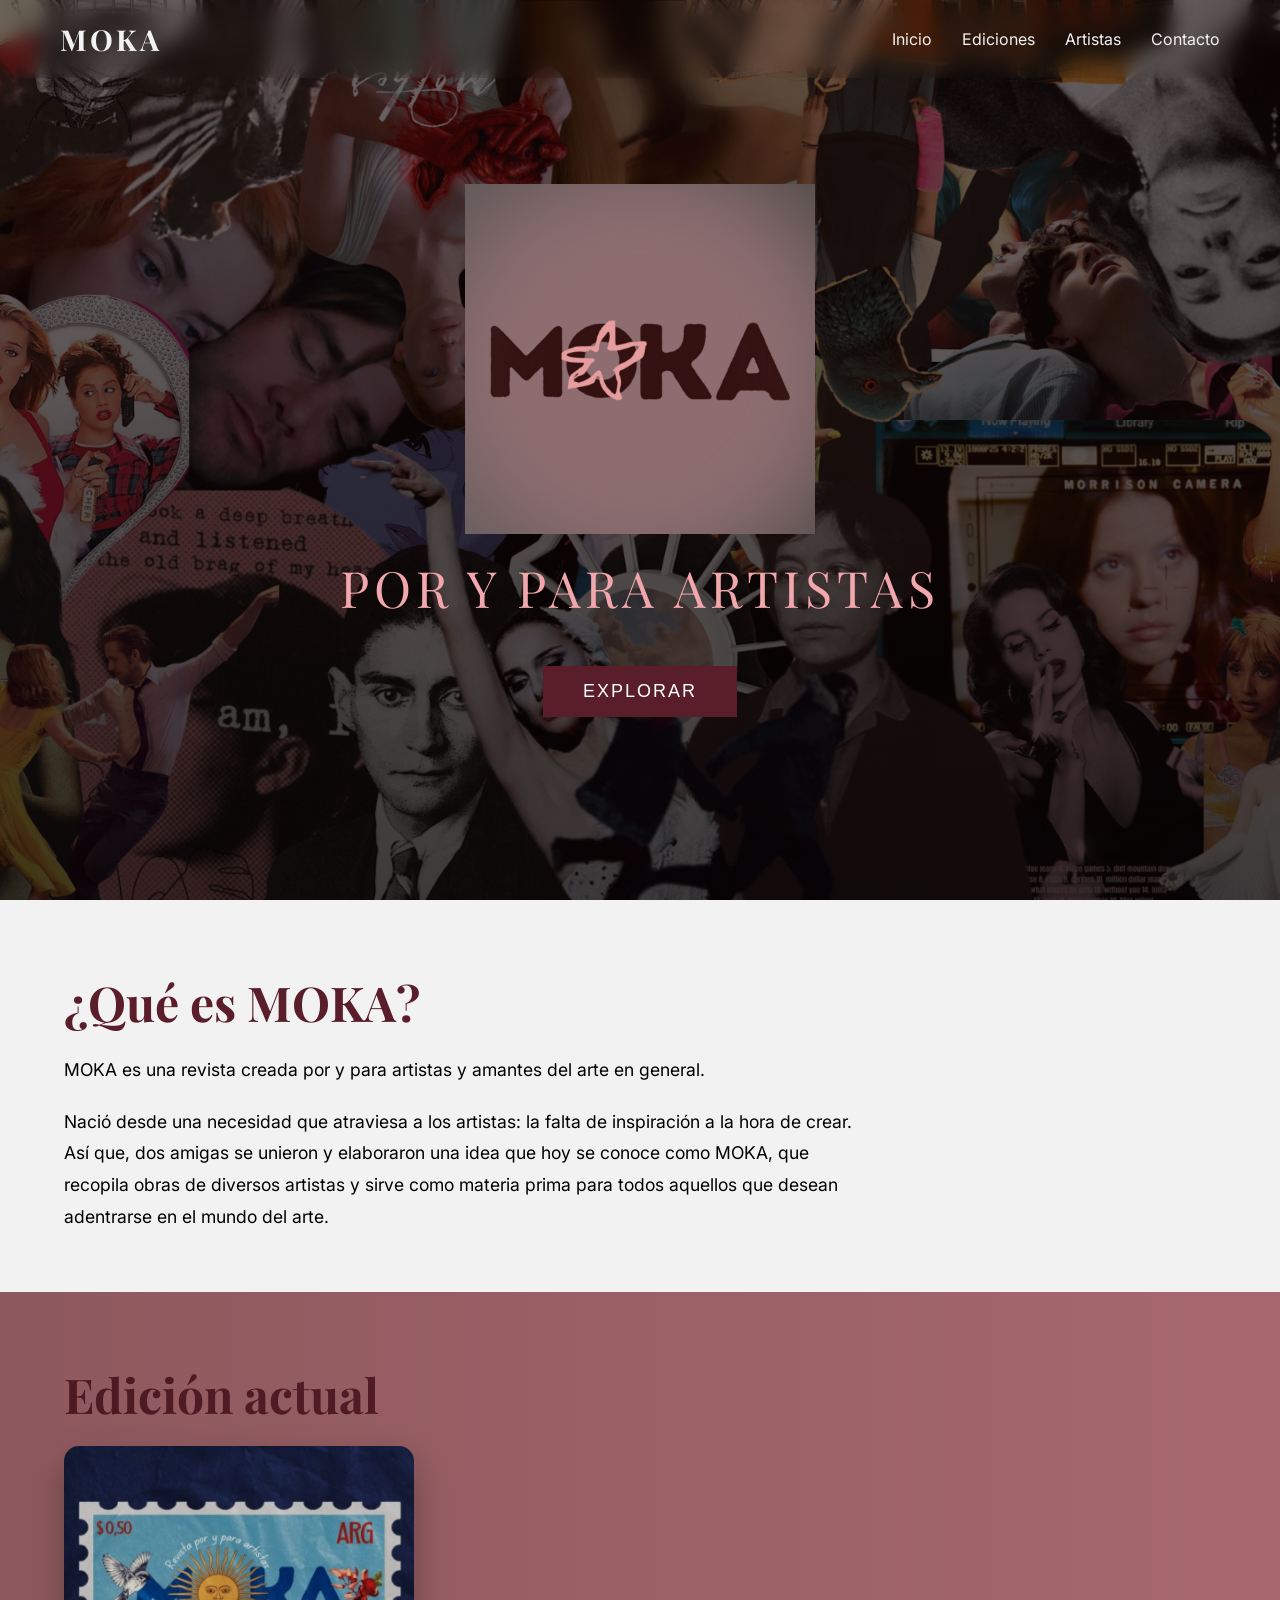
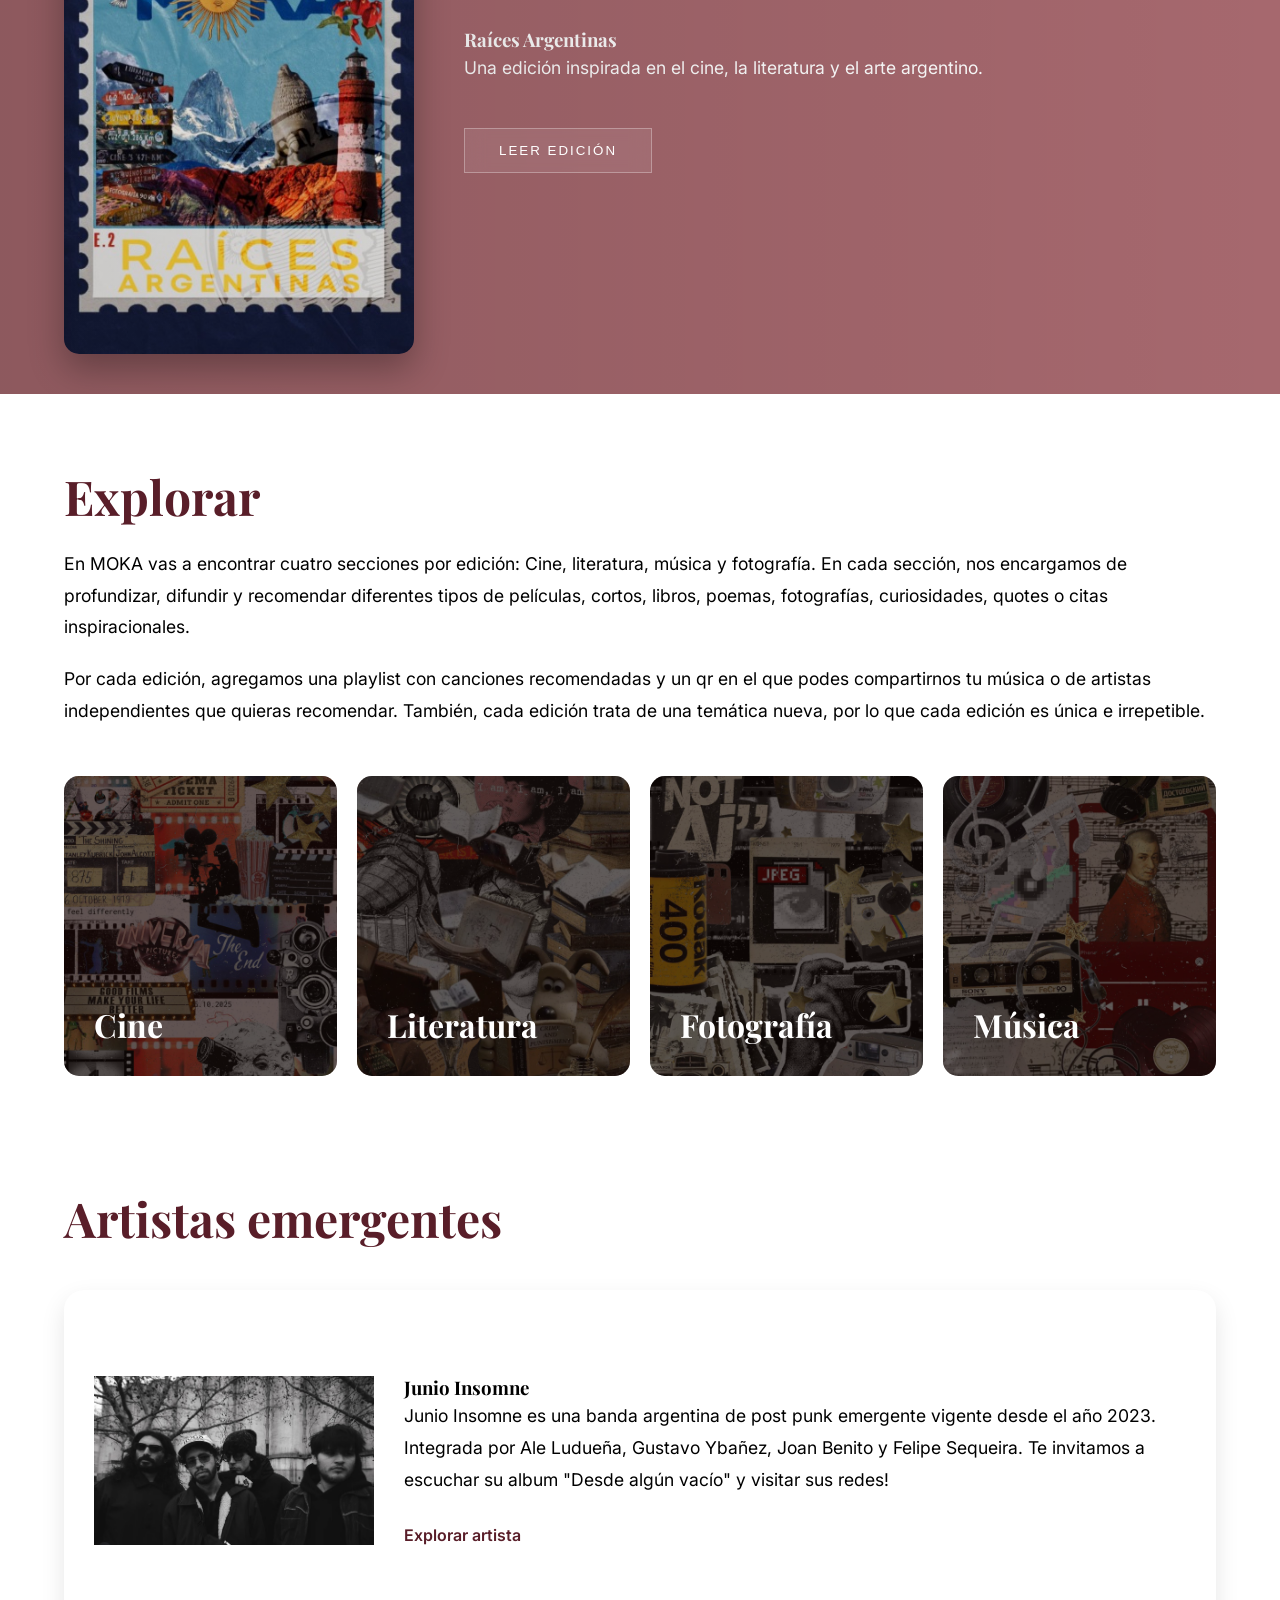
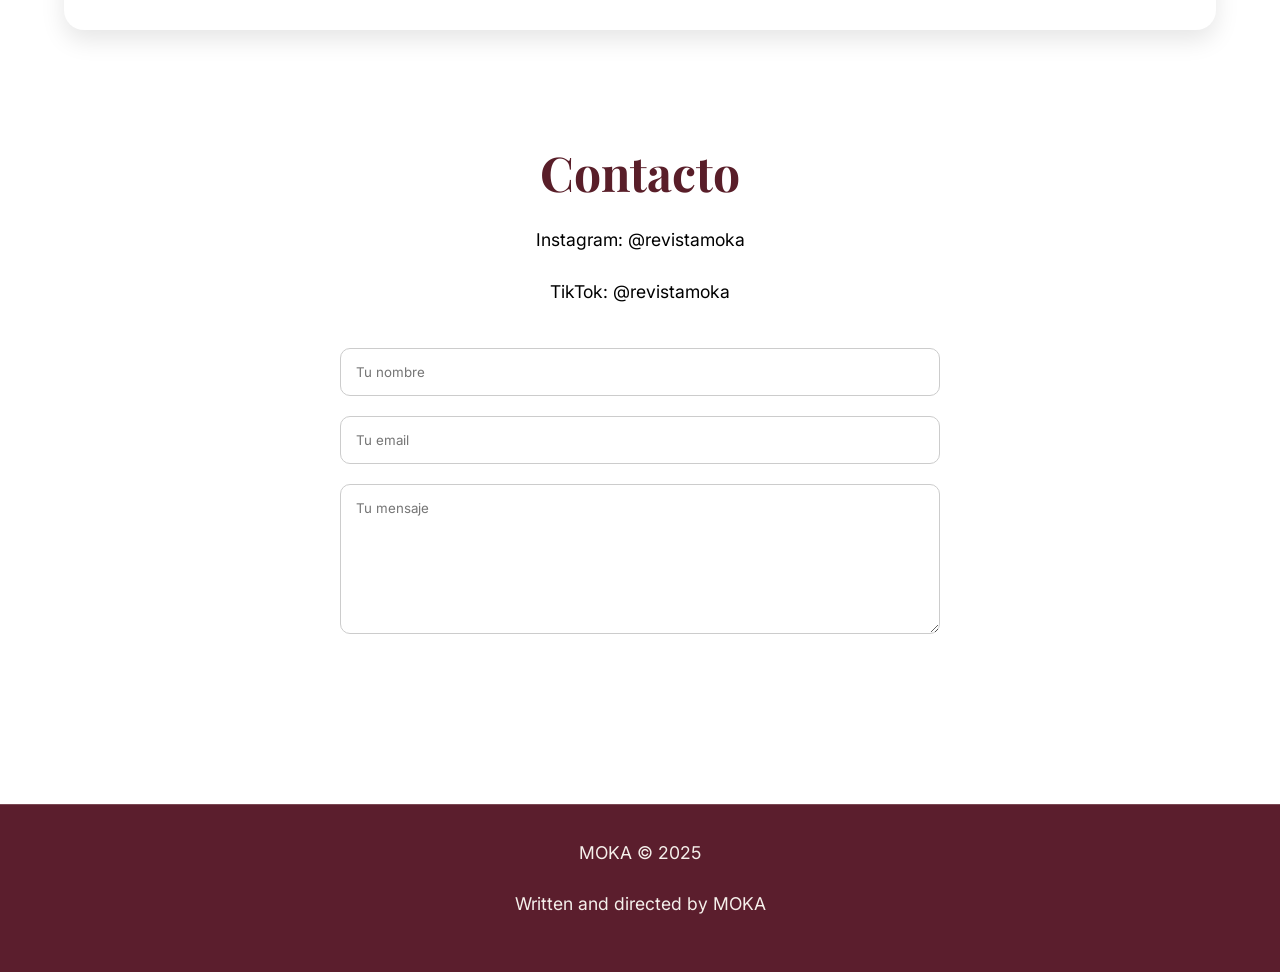
<file: index.html>
<!DOCTYPE html>
<html lang="es">

<head>
    <meta charset="UTF-8">
    <meta name="viewport" content="width=device-width, initial-scale=1.0">

    <title>MOKA | Por y para artistas</title>

    <!-- CSS -->
    <link rel="stylesheet" href="style.css">

    <!-- Google Fonts -->
    <link rel="preconnect" href="https://fonts.googleapis.com">
    <link href="https://fonts.googleapis.com/css2?family=Playfair+Display:wght@700&family=Inter:wght@300;400;500&display=swap" rel="stylesheet">

</head>

<body>

    <!-- NAVBAR -->
    <nav class="navbar">
        <h1>
    <a href="index.html">MOKA</a>
</h1>

        <ul>
            <li><a href="#hero">Inicio</a></li>

<li><a href="#edicion">Ediciones</a></li>

<li><a href="#artistas">Artistas</a></li>

<li><a href="#contacto">Contacto</a></li>
        </ul>
    </nav>

    <!-- HERO -->

    <header class="hero" id="hero">

        <div class="overlay"></div>


        <div class="hero-content">

            <img src="img/logo.png" alt="Logo MOKA" class="logo">

            <h2>Por y para artistas</h2>

            <a href="explorar.html">
            <button>Explorar</button>
</a>

        </div>

    </header>

    <!-- SOBRE -->
    <section class="sobre" id="sobre">
            <div class="container">

        <div class="texto">
            <h2>¿Qué es MOKA?</h2>

            <p>
                   MOKA es una revista creada por y para artistas y amantes del arte en general.
                </p>
                <p>
                   Nació desde una necesidad que atraviesa a los artistas: la falta de inspiración a la hora
                de crear. Así que, dos amigas se unieron y elaboraron una idea que hoy se conoce como 
                MOKA, que recopila obras de diversos artistas y sirve como materia prima para todos aquellos 
                que desean adentrarse en el mundo del arte.
            </p>
        </div>
    </div>
    </section>

    <!-- EDICIÓN ACTUAL -->

    <section class="edicion" id="edicion">
        

            <div class="container">

        <h2>Edición actual</h2>

        <div class="edicion-container">

            <img src="img/edicion1.jpg" alt="Edición actual">

            <div class="info-edicion">

                <h3>Raíces Argentinas</h3>

                <p>
                    Una edición inspirada en el cine,
                    la literatura y el arte argentino.
                </p>

                <a href="ediciones.html">

    <button>Leer edición</button>

</a>

            </div>

        </div>
        </div>

    </section>

    <!-- SECCIONES -->
        <section class="categorias">
            <div class="container">

        <h2>Explorar</h2>

         <p class="descripcion">
          En MOKA vas a encontrar cuatro secciones por edición: Cine, literatura, música y 
       fotografía. En cada sección, nos encargamos de profundizar, difundir y recomendar
       diferentes tipos de películas, cortos, libros, poemas, fotografías, curiosidades, quotes
       o citas inspiracionales.
       </p>
       <p>
          Por cada edición, agregamos una playlist con canciones recomendadas y un qr en el que podes
       compartirnos tu música o de artistas independientes que quieras recomendar. También, cada 
       edición trata de una temática nueva, por lo que cada edición es única e irrepetible.
    
    </p>



        <div class="categoria-grid">

            <div class="categoria cine">
                <h3>Cine</h3>
            </div>

            <div class="categoria literatura">
                <h3>Literatura</h3>
            </div>

            <div class="categoria fotografia">
                <h3>Fotografía</h3>
            </div>

            <a href="musica.html">
            <div class="categoria musica">
        <h3>Música</h3>
    </div>
</a>

        </div>
        </div>

    </section>

    <!-- ARTISTAS -->
        <section class="artistas" id="artistas">
            <div class="container">

        <h2>Artistas emergentes</h2>

        <div class="artista-card">

    <img src="img/artista1.jpg" alt="Artista emergente">
<div>
    <h3>Junio Insomne</h3>

    <p>
        Junio Insomne es una banda argentina de post punk emergente vigente desde el año 2023.
        Integrada por Ale Ludueña, Gustavo Ybañez, Joan Benito y Felipe Sequeira. 
        Te invitamos a escuchar su album "Desde algún vacío" y visitar sus redes!

    </p>

    <a href="https://www.instagram.com/junioinsomne/" target="_blank" class="artista-link">
        Explorar artista 
    </a>

</div>
        </div>

    </section>

    <!-- CONTACTO -->
    <section class="contacto" id="contacto">
        <div class="container">

        <h2>Contacto</h2>

        <p>Instagram: @revistamoka</p>
        <p>TikTok: @revistamoka</p>
        <form class="formulario">

    <input type="text"
    placeholder="Tu nombre">

    <input type="email"
    placeholder="Tu email">

    <textarea
    placeholder="Tu mensaje"></textarea>

    <button type="submit">
        Enviar
    </button>

</form>
        </div>

    </section>

    <!-- FOOTER -->
    <footer>

        <p>MOKA © 2025</p>
        <p>Written and directed by MOKA</p>

    </footer>

    <!-- JavaScript -->
    <script src="script.js"></script>

</body>

</html>
</file>
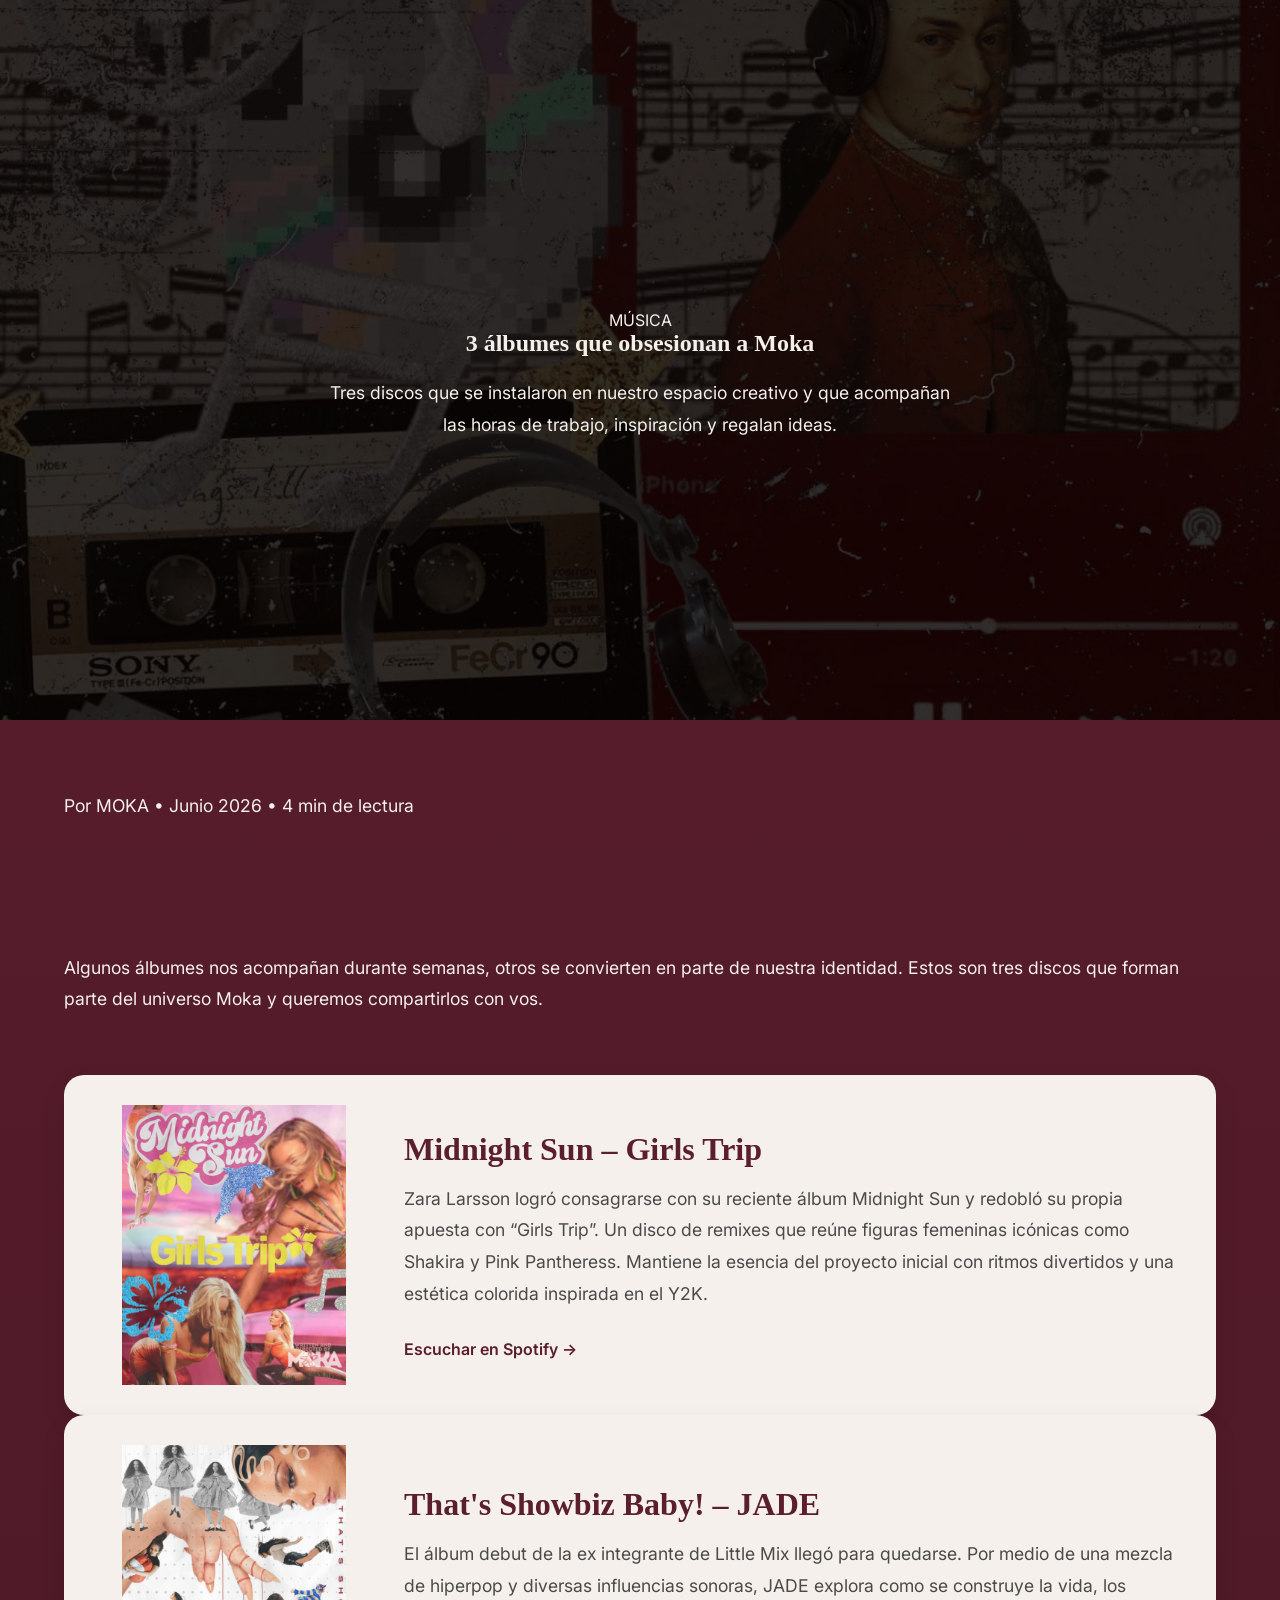
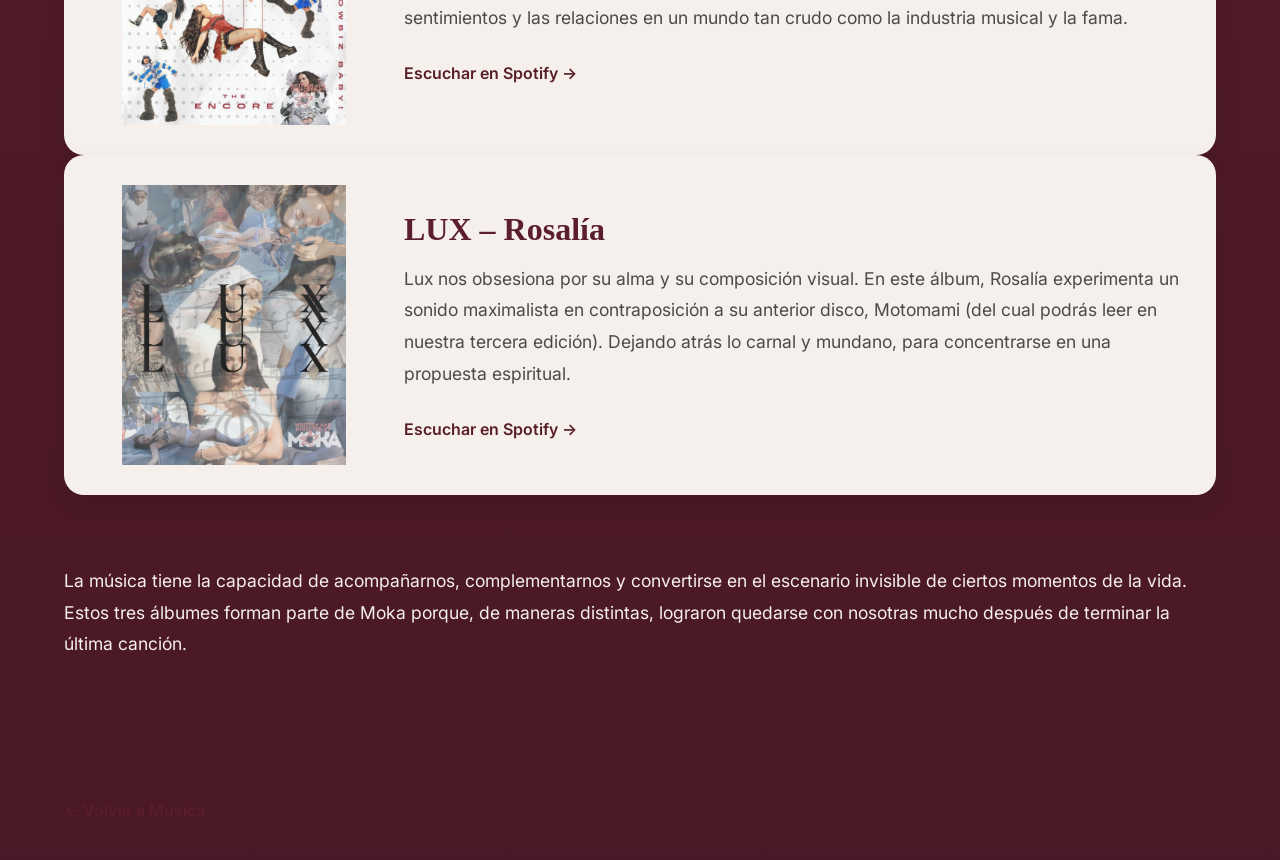
<file: albumes-moka.html>
<html>
<head>
    <link rel="stylesheet" href="style.css">
    <meta charset="UTF-8">
    <meta name="viewport" content="width=device-width, initial-scale=1.0">
    <title>3 álbumes que obsesionan a Moka | MOKA</title>

    <link rel="stylesheet" href="style.css">

    <link rel="preconnect" href="https://fonts.googleapis.com">
    <link rel="preconnect" href="https://fonts.gstatic.com" crossorigin>
    <link href="https://fonts.googleapis.com/css2?family=Cormorant+Garamond:wght@400;500;600;700&family=Inter:wght@300;400;500;600&display=swap" rel="stylesheet">
</head>

<body class="articulo-musica">


<section class="articulo-hero albumes-hero">

    <div class="overlay"></div>

    <div class="hero-content">

        <span>MÚSICA</span>

        <h1>3 álbumes que obsesionan a Moka</h1>

        <p>
            Tres discos que se instalaron en nuestro espacio creativo
            y que acompañan las horas de trabajo, inspiración y regalan ideas.
        </p>

    </div>

</section>


<section class="container articulo-meta">

    <p>
        Por MOKA • Junio 2026 • 4 min de lectura
    </p>

</section>
<section class="container">

        <p>
            Algunos álbumes nos acompañan durante semanas,
            otros se convierten en parte de nuestra identidad.
            Estos son tres discos que forman parte del universo Moka y
            queremos compartirlos con vos.
        </p>

    </section>


    <!-- ÁLBUM 1 -->

    <section class="container artista-card">

        <img src="img/musica/3-albumes-moka/midnight-sun-girls-trip.jpg"
             alt="Midnight Sun - Girls Trip">

        <div class="artista-info">

            <h3>Midnight Sun – Girls Trip</h3>

            <p>
                Zara Larsson logró consagrarse con su reciente 
                álbum Midnight Sun y redobló su propia apuesta con 
                “Girls Trip”. Un disco de remixes que reúne figuras 
                femeninas icónicas como Shakira y Pink Pantheress. 
                Mantiene la esencia del proyecto inicial con ritmos 
                divertidos y una estética colorida inspirada en el Y2K.

                </p>

            <a href="https://open.spotify.com/intl-es/album/4WMcRlbt7NvpKrrqO8ykQf?si=5pu6Vd1HQriyXZbsiUQrKg"
               class="artista-link"
               target="_blank">
               

                Escuchar en Spotify →

            </a>

        </div>

    </section>


    <!-- ÁLBUM 2 -->

    <section class="container artista-card">

        <img src="img/musica/3-albumes-moka/thats-showbiz-baby.jpg"
             alt="That's Showbiz Baby!">

        <div class="artista-info">

            <h3>That's Showbiz Baby! – JADE</h3>

            <p>
                El álbum debut de la ex integrante de Little Mix 
                llegó para quedarse. Por medio de una mezcla de hiperpop 
                y diversas influencias sonoras, JADE explora como se construye 
                la vida, los sentimientos y las relaciones en un mundo tan 
                crudo como la industria musical y la fama.
            </p>
            <a href="https://open.spotify.com/intl-es/album/4Q1Rf1xZ5OiQcCFnSAHdeE?si=kvQAe5wjSK6KRCbZeHb5kw"
               class="artista-link"
               target="_blank">
               

                Escuchar en Spotify →

            </a>

        </div>

    </section>


    <!-- ÁLBUM 3 -->

    <section class="container artista-card">

        <img src="img/musica/3-albumes-moka/lux.jpg"
             alt="LUX">

        <div class="artista-info">

            <h3>LUX – Rosalía</h3>

            <p>
                Lux nos obsesiona por su alma y su composición visual. 
                En este álbum, Rosalía experimenta un sonido maximalista en 
                contraposición a su anterior disco, Motomami 
                (del cual podrás leer en nuestra tercera edición). Dejando 
                atrás lo carnal y mundano, para concentrarse en una propuesta espiritual.
            </p>

            <a href="https://open.spotify.com/intl-es/album/3SUEJULSGgBDG1j4GQhfYY?si=o6-YAmQNQS635kUmXq_4aQ"
               class="artista-link"
               target="_blank">
               

                Escuchar en Spotify →

            </a>

        </div>

    </section>
    <section class="container">

    <p>
        La música tiene la capacidad de acompañarnos, complementarnos
        y convertirse en el escenario invisible de ciertos momentos de la vida.
        Estos tres álbumes forman parte de Moka porque, de maneras
        distintas, lograron quedarse con nosotras mucho después de terminar
        la última canción.
    </p>

</section>
<section class="container volver">

    <a href="musica.html"
       class="artista-link">

        ← Volver a Música

    </a>

</section>
</body>
</html>
</file>
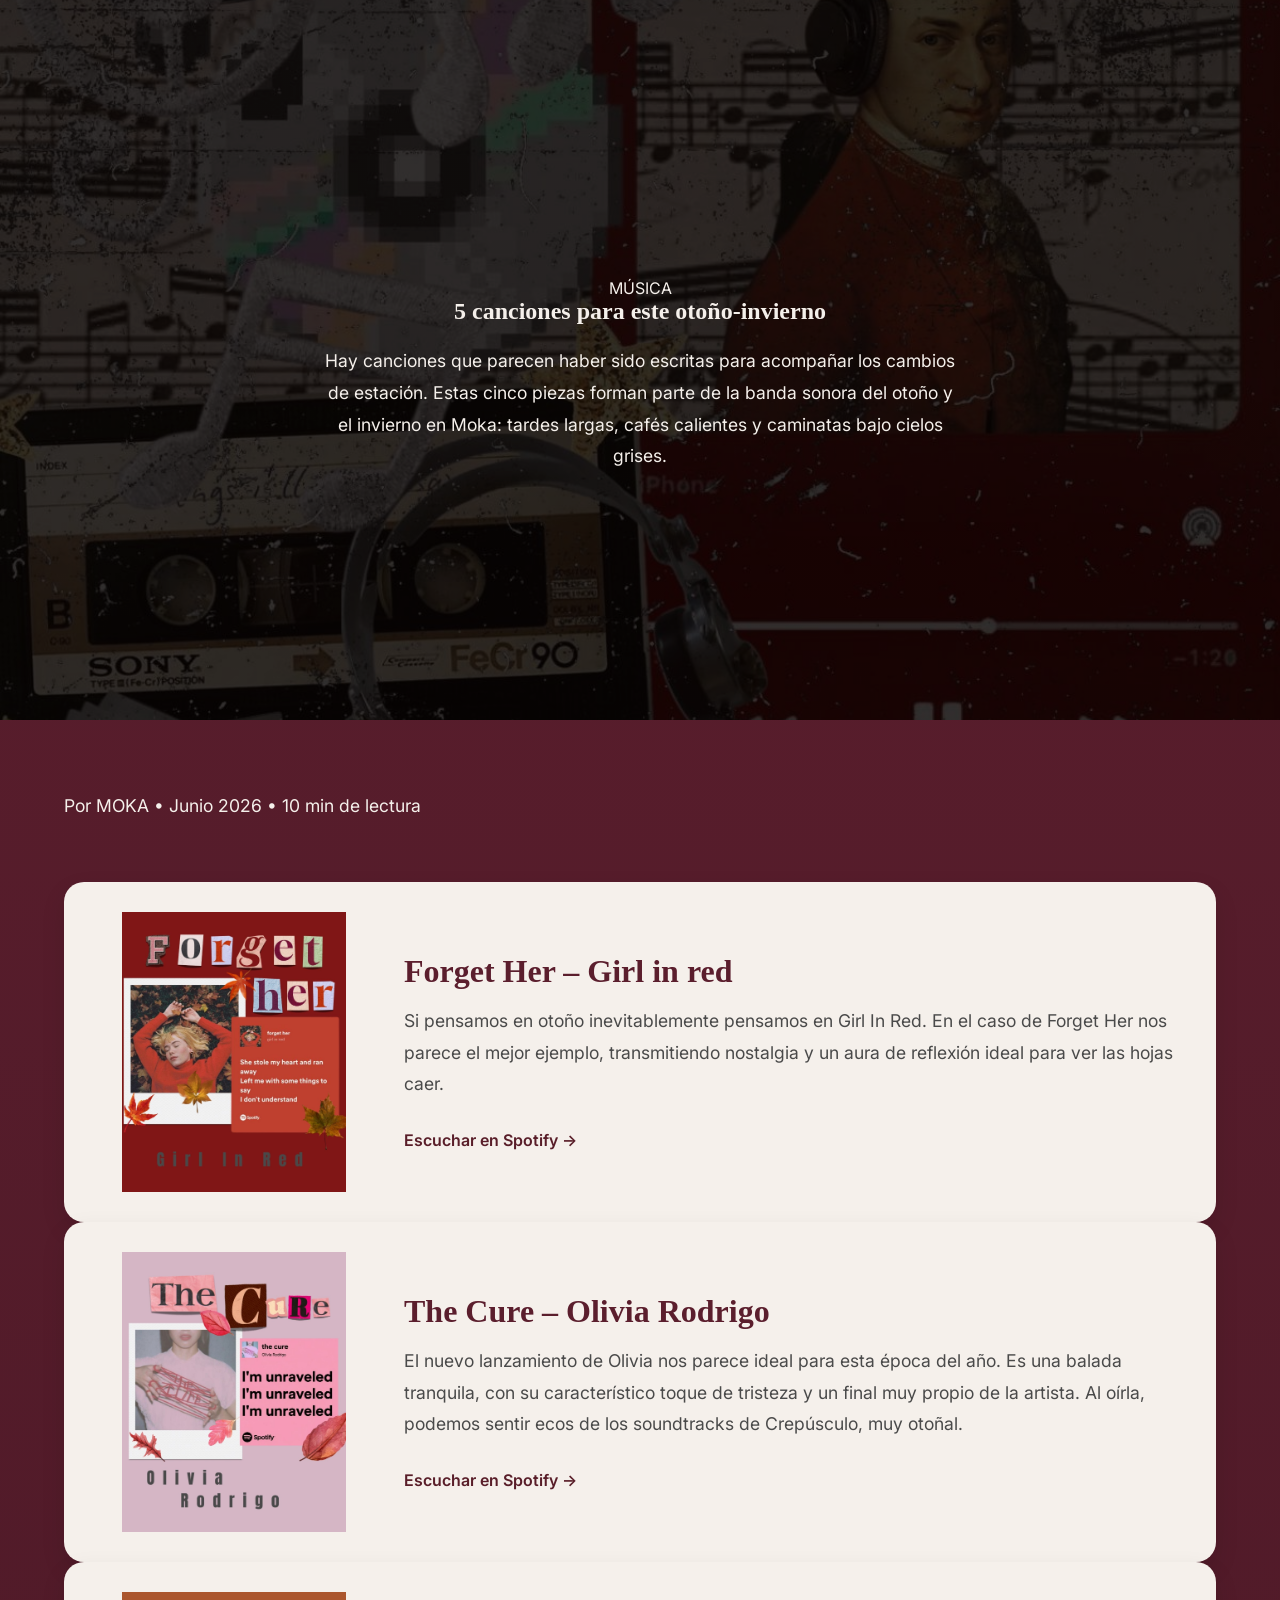
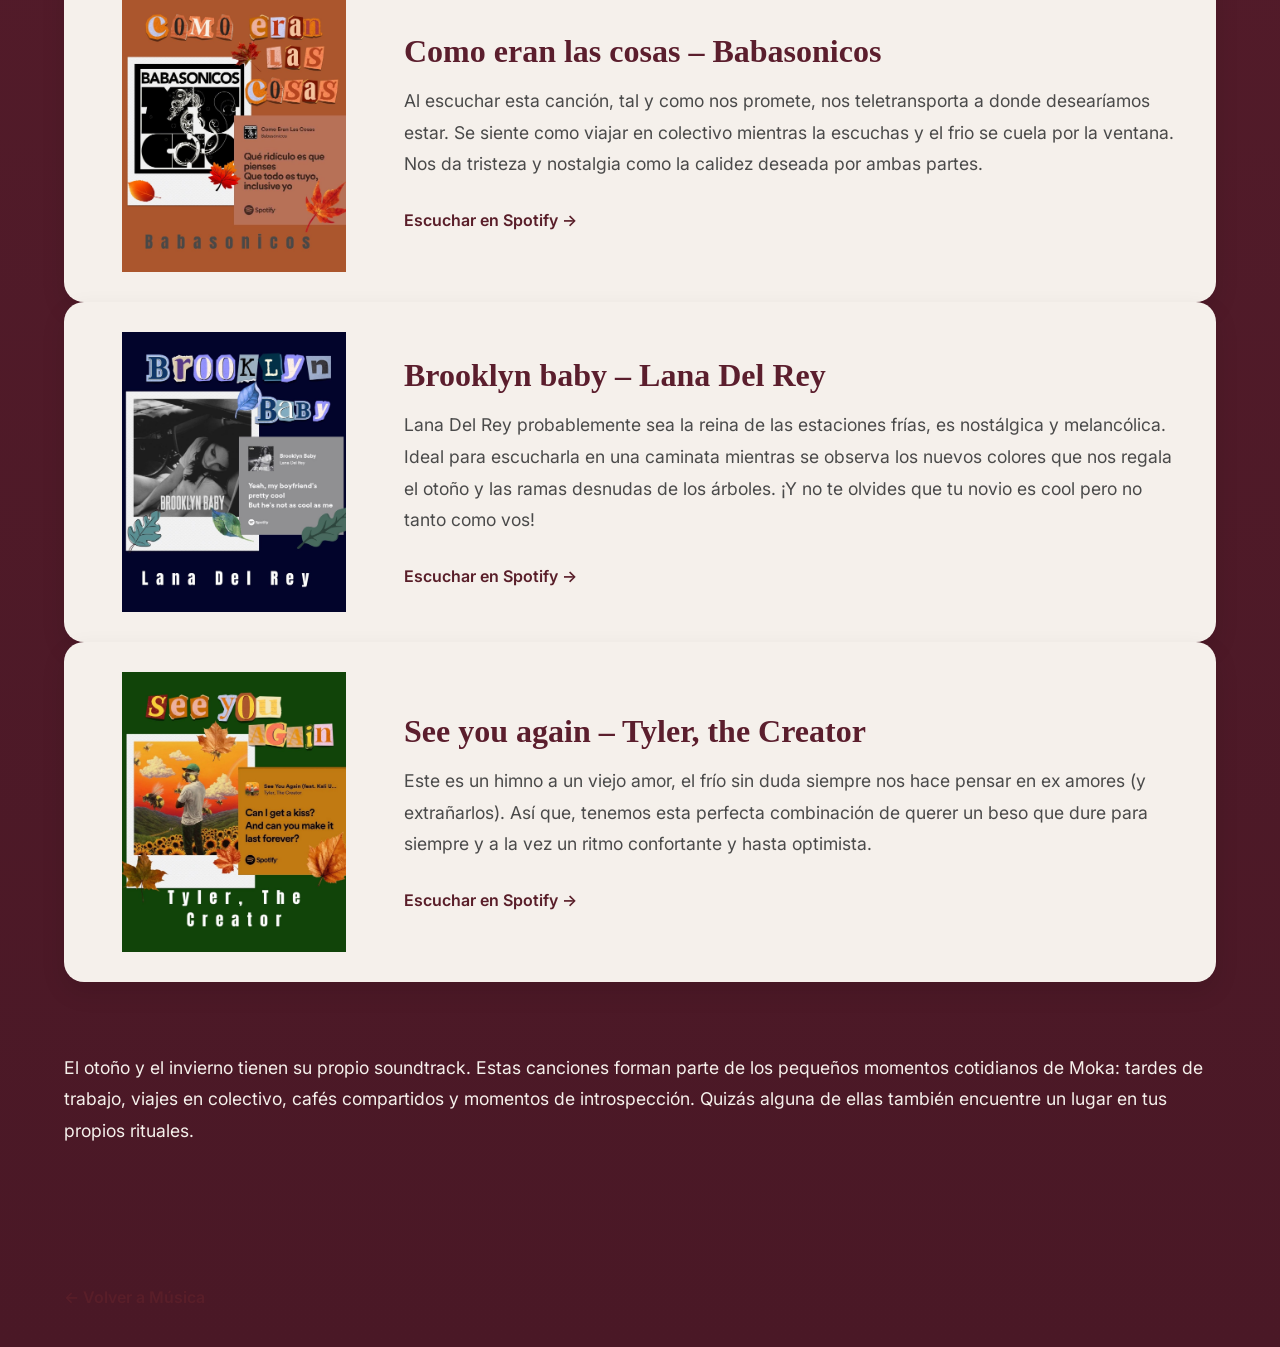
<file: canciones-otonio.html>
<html>
<head>
    <link rel="stylesheet" href="style.css">
    <meta charset="UTF-8">
    <meta name="viewport" content="width=device-width, initial-scale=1.0">
    <title>3 álbumes que obsesionan a Moka | MOKA</title>

    <link rel="stylesheet" href="style.css">

    <link rel="preconnect" href="https://fonts.googleapis.com">
    <link rel="preconnect" href="https://fonts.gstatic.com" crossorigin>
    <link href="https://fonts.googleapis.com/css2?family=Cormorant+Garamond:wght@400;500;600;700&family=Inter:wght@300;400;500;600&display=swap" rel="stylesheet">
</head>

<body class="articulo-musica">

<section class="articulo-hero canciones-hero">

    <div class="overlay"></div>

    <div class="hero-content">

        <span>MÚSICA</span>

        <h1>5 canciones para este otoño-invierno</h1>

        <p>
            Hay canciones que parecen haber sido escritas para
            acompañar los cambios de estación. Estas cinco piezas
            forman parte de la banda sonora del otoño y el invierno
            en Moka: tardes largas, cafés calientes y caminatas
            bajo cielos grises.
        </p>

    </div>

</section>
<section class="container articulo-meta">

    <p>
        Por MOKA • Junio 2026 • 10 min de lectura
    </p>

</section>

    <!-- CANCIÓN 1 -->

    <section class="container artista-card">

        <img src="img/musica/canciones-otoño/girl-in-red.jpg"
             alt="Forget Her - Girl in red">

        <div class="artista-info">

            <h3>Forget Her – Girl in red</h3>

            <p>
                Si pensamos en otoño inevitablemente pensamos en Girl In Red. 
                En el caso de Forget Her nos parece el mejor ejemplo, transmitiendo 
                nostalgia y un aura de reflexión ideal para ver las hojas caer.
                </p>

            <a href="https://open.spotify.com/intl-es/track/5vFuoZLvUmAzzIiLSEhk0K?si=e01e988e159a4fe4"
               class="artista-link"
               target="_blank">
               
                Escuchar en Spotify →

            </a>

        </div>

    </section>


    <!-- CANCIÓN 2 -->

    <section class="container artista-card">

        <img src="img/musica/canciones-otoño/the-cure.jpg"
             alt="The Cure - Olivia Rodrigo">

        <div class="artista-info">

            <h3>The Cure – Olivia Rodrigo</h3>

            <p>
                El nuevo lanzamiento de Olivia nos parece ideal para esta época del 
                año. Es una balada tranquila, con su característico toque de tristeza 
                y un final muy propio de la artista. Al oírla, podemos sentir ecos 
                de los soundtracks de Crepúsculo, muy otoñal.
            </p>
            <a href="https://open.spotify.com/intl-es/track/4EoJ151oQ5jY48z4RhSE96?si=69578ec41cce49fe"
               class="artista-link"
               target="_blank">
               

                Escuchar en Spotify →

            </a>

        </div>

    </section>


    <!-- CANCIÓN 3 -->

    <section class="container artista-card">

        <img src="img/musica/canciones-otoño/como-eran.jpg"
             alt="Como eran las cosas - Babasonicos">

        <div class="artista-info">

            <h3>Como eran las cosas – Babasonicos</h3>

            <p>
               Al escuchar esta canción, tal y como nos promete, nos teletransporta a 
               donde desearíamos estar. Se siente como viajar en colectivo mientras 
               la escuchas y el frio se cuela por la ventana. Nos da tristeza y 
               nostalgia como la calidez deseada por ambas partes.
            </p>

            <a href="https://open.spotify.com/intl-es/track/61qPUnazSdkvua4wgA4L8C?si=cf27fb7f08cc41dc"
               class="artista-link"
               target="_blank">
               

                Escuchar en Spotify →

            </a>

        </div>

    </section>

    <!-- CANCIÓN 4 -->

    <section class="container artista-card">

        <img src="img/musica/canciones-otoño/brooklyn-baby.jpg"
             alt="brooklyn baby - Lana Del Rey">

        <div class="artista-info">

            <h3>Brooklyn baby – Lana Del Rey</h3>

            <p>
               Lana Del Rey probablemente sea la reina de las estaciones frías, 
               es nostálgica y melancólica. Ideal para escucharla en una caminata 
               mientras se observa los nuevos colores que nos regala el otoño y 
               las ramas desnudas de los árboles. ¡Y no te olvides que tu novio 
               es cool pero no tanto como vos!
            </p>

            <a href="https://open.spotify.com/intl-es/track/1NZs6n6hl8UuMaX0UC0YTz?si=2974d61c915a4f8f"
               class="artista-link"
               target="_blank">
               

                Escuchar en Spotify →

            </a>

        </div>

    </section>

     <!-- CANCIÓN 5 -->

    <section class="container artista-card">

        <img src="img/musica/canciones-otoño/see-you-again.jpg"
             alt="See you again - Tyler, the Creator">

        <div class="artista-info">

            <h3>See you again – Tyler, the Creator</h3>

            <p>
               Este es un himno a un viejo amor, el frío sin duda siempre nos 
               hace pensar en ex amores (y extrañarlos). Así que, tenemos esta 
               perfecta combinación de querer un beso que dure para siempre y 
               a la vez un ritmo confortante y hasta optimista.
            </p>

            <a href="https://open.spotify.com/intl-es/track/7KA4W4McWYRpgf0fWsJZWB?si=e91cf1cfd3714da7"
               class="artista-link"
               target="_blank">
               

                Escuchar en Spotify →

            </a>

        </div>

    </section>


    <section class="container">

    
        <p>
           El otoño y el invierno tienen su propio soundtrack.
           Estas canciones forman parte de los pequeños momentos
           cotidianos de Moka: tardes de trabajo, viajes en colectivo,
           cafés compartidos y momentos de introspección.
           Quizás alguna de ellas también encuentre un lugar en tus propios rituales.
    </p>

</section>
<section class="container volver">

    <a href="musica.html"
       class="artista-link">

        ← Volver a Música

    </a>

</section>

</body>
</html>
</file>
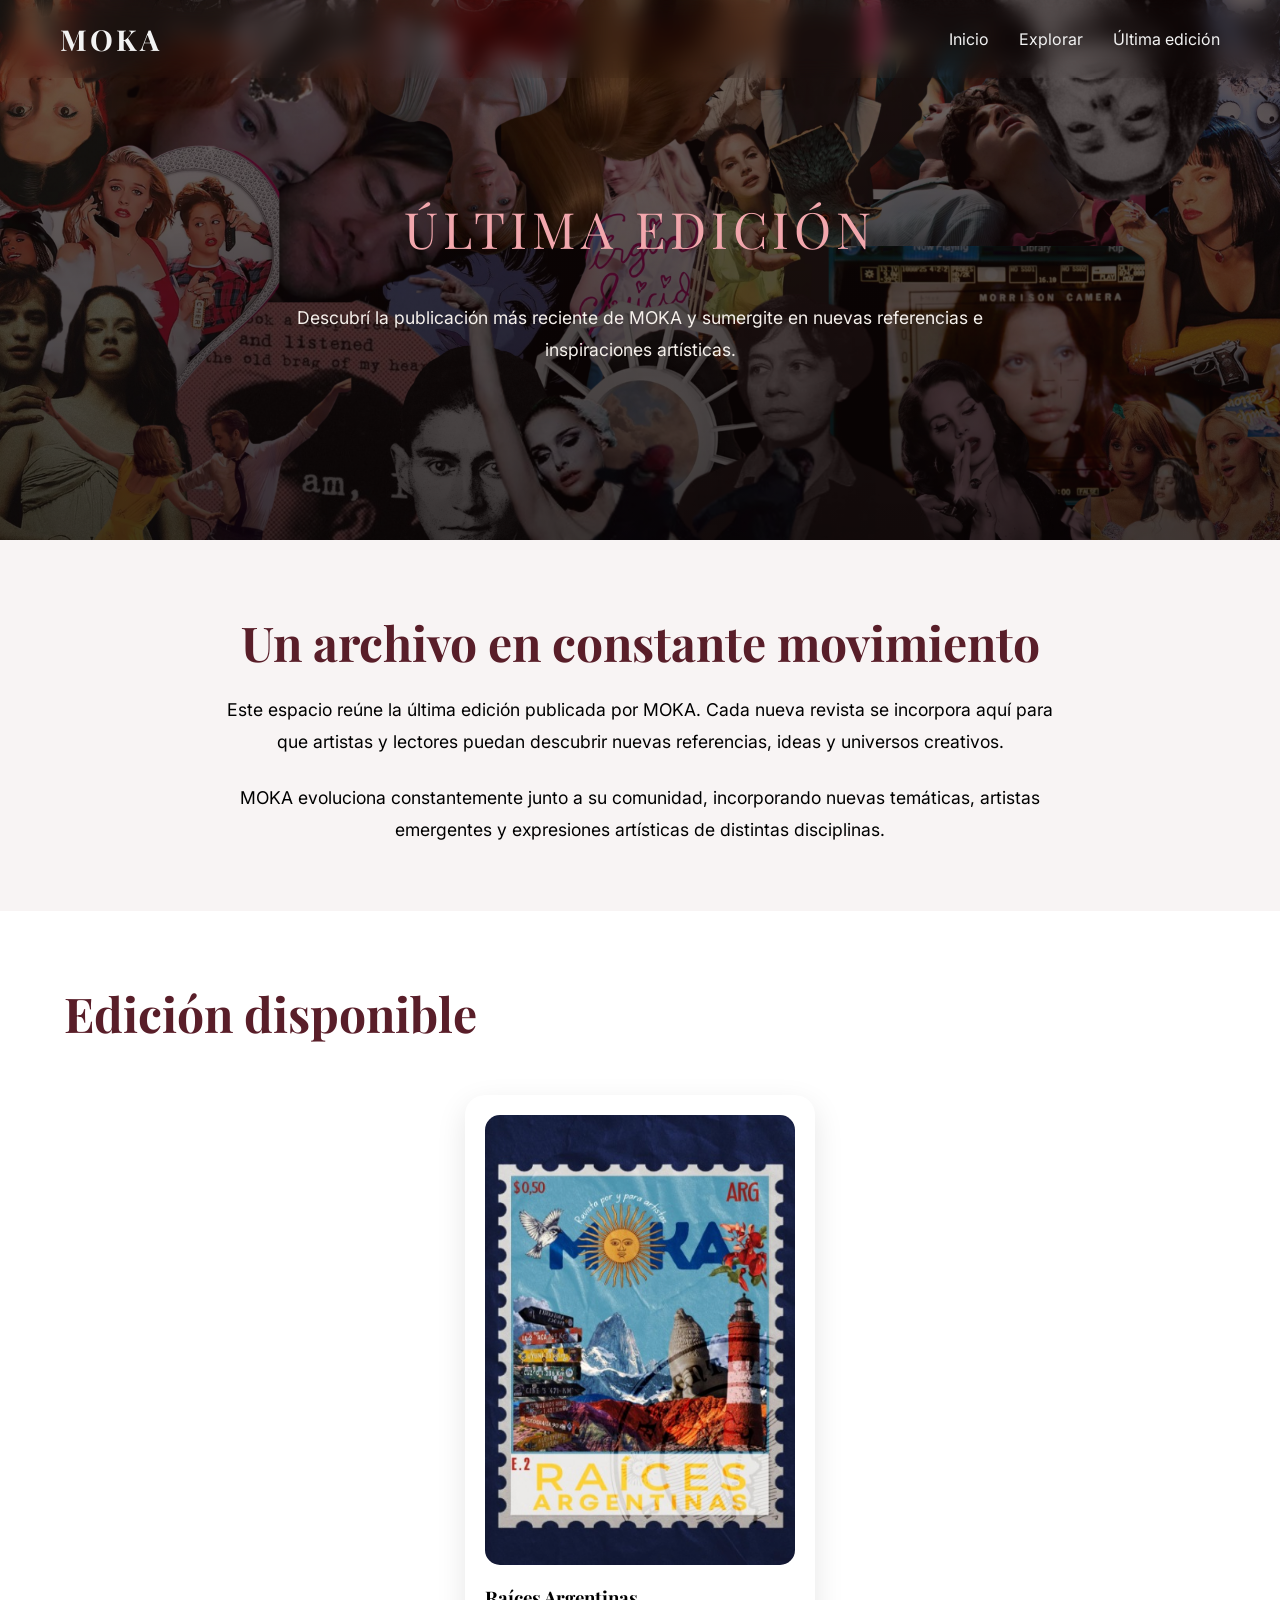
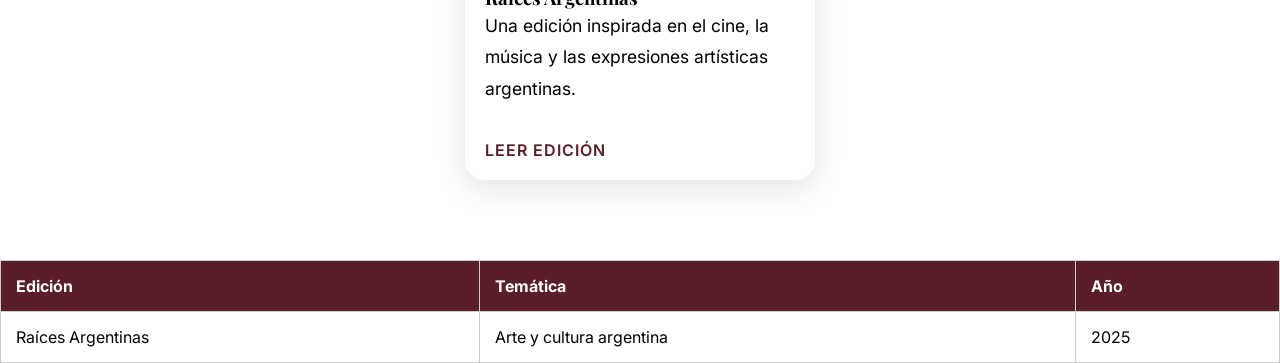
<file: ediciones.html>
<!DOCTYPE html>
<html lang="es">

<head>

    <meta charset="UTF-8">

    <meta name="viewport" content="width=device-width, initial-scale=1.0">

    <title>MOKA | Última edición</title>

    <link rel="stylesheet" href="style.css">

    <!-- Google Fonts -->
    <link rel="preconnect" href="https://fonts.googleapis.com">

    <link href="https://fonts.googleapis.com/css2?family=Playfair+Display:wght@700&family=Inter:wght@300;400;500&display=swap" rel="stylesheet">

</head>

<body>

    <!-- NAVBAR -->
    <nav class="navbar">

        <h1>
    <a href="index.html">MOKA</a>
</h1>

        <ul>

            <li><a href="index.html">Inicio</a></li>

            <li><a href="explorar.html">Explorar</a></li>

            <li><a href="#ultima">Última edición</a></li>

        </ul>

    </nav>

    <!-- HERO -->
    <header class="explorar-hero">

        <div class="overlay"></div>

        <div class="hero-content">

            <h2>Última edición</h2>

            <p>
                Descubrí la publicación más reciente de MOKA
                y sumergite en nuevas referencias e inspiraciones artísticas.
            </p>

        </div>

    </header>

    <!-- PRESENTACIÓN -->
    <section class="manifiesto">

        <div class="container">

            <h2>Un archivo en constante movimiento</h2>

            <p>
                Este espacio reúne la última edición publicada por MOKA.
                Cada nueva revista se incorpora aquí para que artistas y lectores
                puedan descubrir nuevas referencias, ideas y universos creativos.
            </p>

            <p>
                MOKA evoluciona constantemente junto a su comunidad,
                incorporando nuevas temáticas, artistas emergentes
                y expresiones artísticas de distintas disciplinas.
            </p>

        </div>

    </section>

    <!-- ÚLTIMA EDICIÓN -->
    <section class="ediciones" id="ultima">

        <div class="container">

            <h2>Edición disponible</h2>

            <div class="ediciones-grid">

                <!-- CARD -->
                <div class="edicion-card">

                    <img src="img/edicion1.jpg"
                    alt="Raíces Argentinas">

                    <h3>Raíces Argentinas</h3>

                    <p>
                        Una edición inspirada en el cine,
                        la música y las expresiones artísticas argentinas.
                    </p>

                    <a href="https://heyzine.com/flip-book/8119bb10e2.html"
                    target="_blank">

                        Leer edición

                    </a>

                </div>

            </div>

        </div>

    </section>

    <table class="tabla-ediciones">

    <tr>
        <th>Edición</th>
        <th>Temática</th>
        <th>Año</th>
    </tr>

    <tr>
        <td>Raíces Argentinas</td>
        <td>Arte y cultura argentina</td>
        <td>2025</td>
    </tr>

</table>

</body>

</html>
</file>
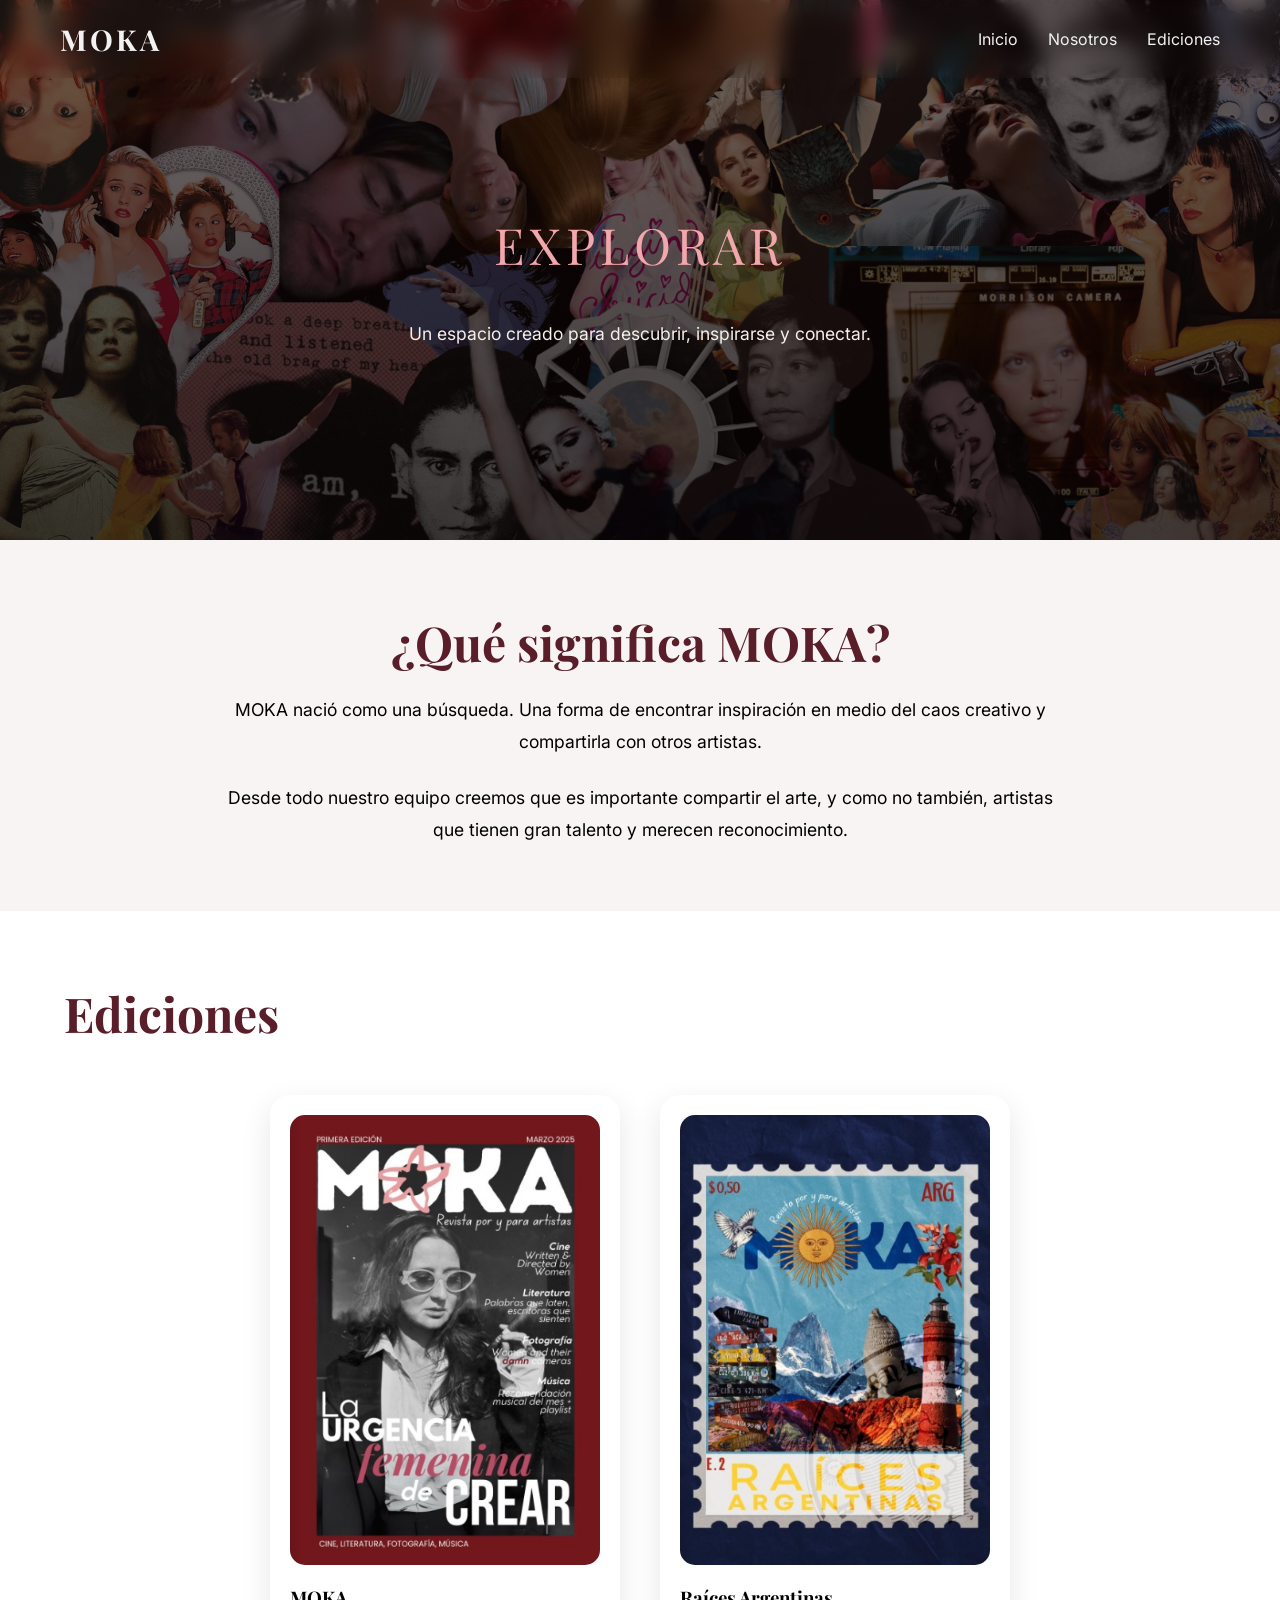
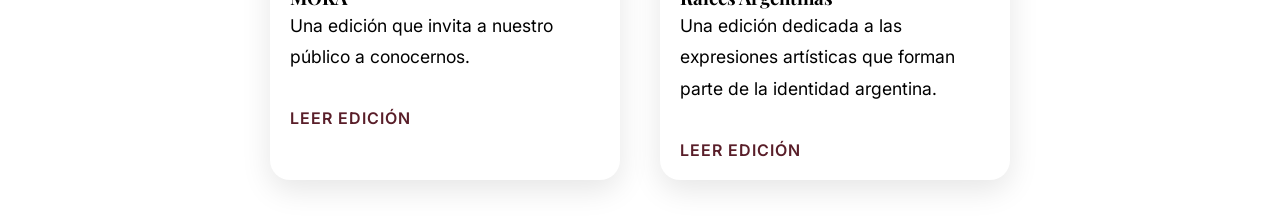
<file: explorar.html>
<!DOCTYPE html>
<html lang="es">

<head>

    <meta charset="UTF-8">
    <meta name="viewport" content="width=device-width, initial-scale=1.0">

    <title>MOKA | Explorar</title>

    <link rel="stylesheet" href="style.css">

    <!-- Google Fonts -->
    <link rel="preconnect" href="https://fonts.googleapis.com">

    <link href="https://fonts.googleapis.com/css2?family=Playfair+Display:wght@700&family=Inter:wght@300;400;500&display=swap" rel="stylesheet">

</head>

<body>

    <!-- NAVBAR -->
    <nav class="navbar">

        <h1>
    <a href="index.html">MOKA</a>
</h1>

        <ul>

            <li><a href="index.html">Inicio</a></li>

            <li><a href="#manifiesto">Nosotros</a></li>

            <li><a href="#ediciones">Ediciones</a></li>

        </ul>

    </nav>

    <!-- HERO -->
    <header class="explorar-hero">

        <div class="overlay"></div>

        <div class="hero-content">

            <h2>Explorar</h2>

            <p>
                Un espacio creado para descubrir, inspirarse y conectar.
            </p>

        </div>

    </header>

    <!-- MANIFIESTO -->
    <section class="manifiesto" id="manifiesto">

        <div class="container">

            <h2>¿Qué significa MOKA?</h2>

            <p>
                MOKA nació como una búsqueda. Una forma de encontrar inspiración
                en medio del caos creativo y compartirla con otros artistas.
            </p>

            <p>
                Desde todo nuestro equipo creemos que es importante compartir el 
                arte, y como no también, artistas que tienen gran talento y merecen
                reconocimiento.
            </p>

        </div>

    </section>

    <!-- EDICIONES -->
    <section class="ediciones" id="ediciones">

        <div class="container">

            <h2>Ediciones</h2>

            <div class="ediciones-grid">

                <!-- CARD -->
                <div class="edicion-card">

                    <img src="img/edicion2.jpg" alt="Raíces Argentinas">

                    <h3>MOKA</h3>

                    <p>
                        Una edición que invita a nuestro
                        público a conocernos.
                    </p>

                    <a href="https://heyzine.com/flip-book/3372ae9299.html"
                    target="_blank">

                        Leer edición

                    </a>

                </div>
                <!-- CARD -->
<div class="edicion-card">

    <img src="img/edicion1.jpg" alt="Raíces Argentinas">

    <h3>Raíces Argentinas</h3>

    <p>
        Una edición dedicada a las expresiones artísticas que forman parte
        de la identidad argentina.
    </p>

    <a href="https://heyzine.com/flip-book/8119bb10e2.html"
    target="_blank">

        Leer edición

    </a>

</div>

            </div>

        </div>

    </section>

</body>

</html>
</file>
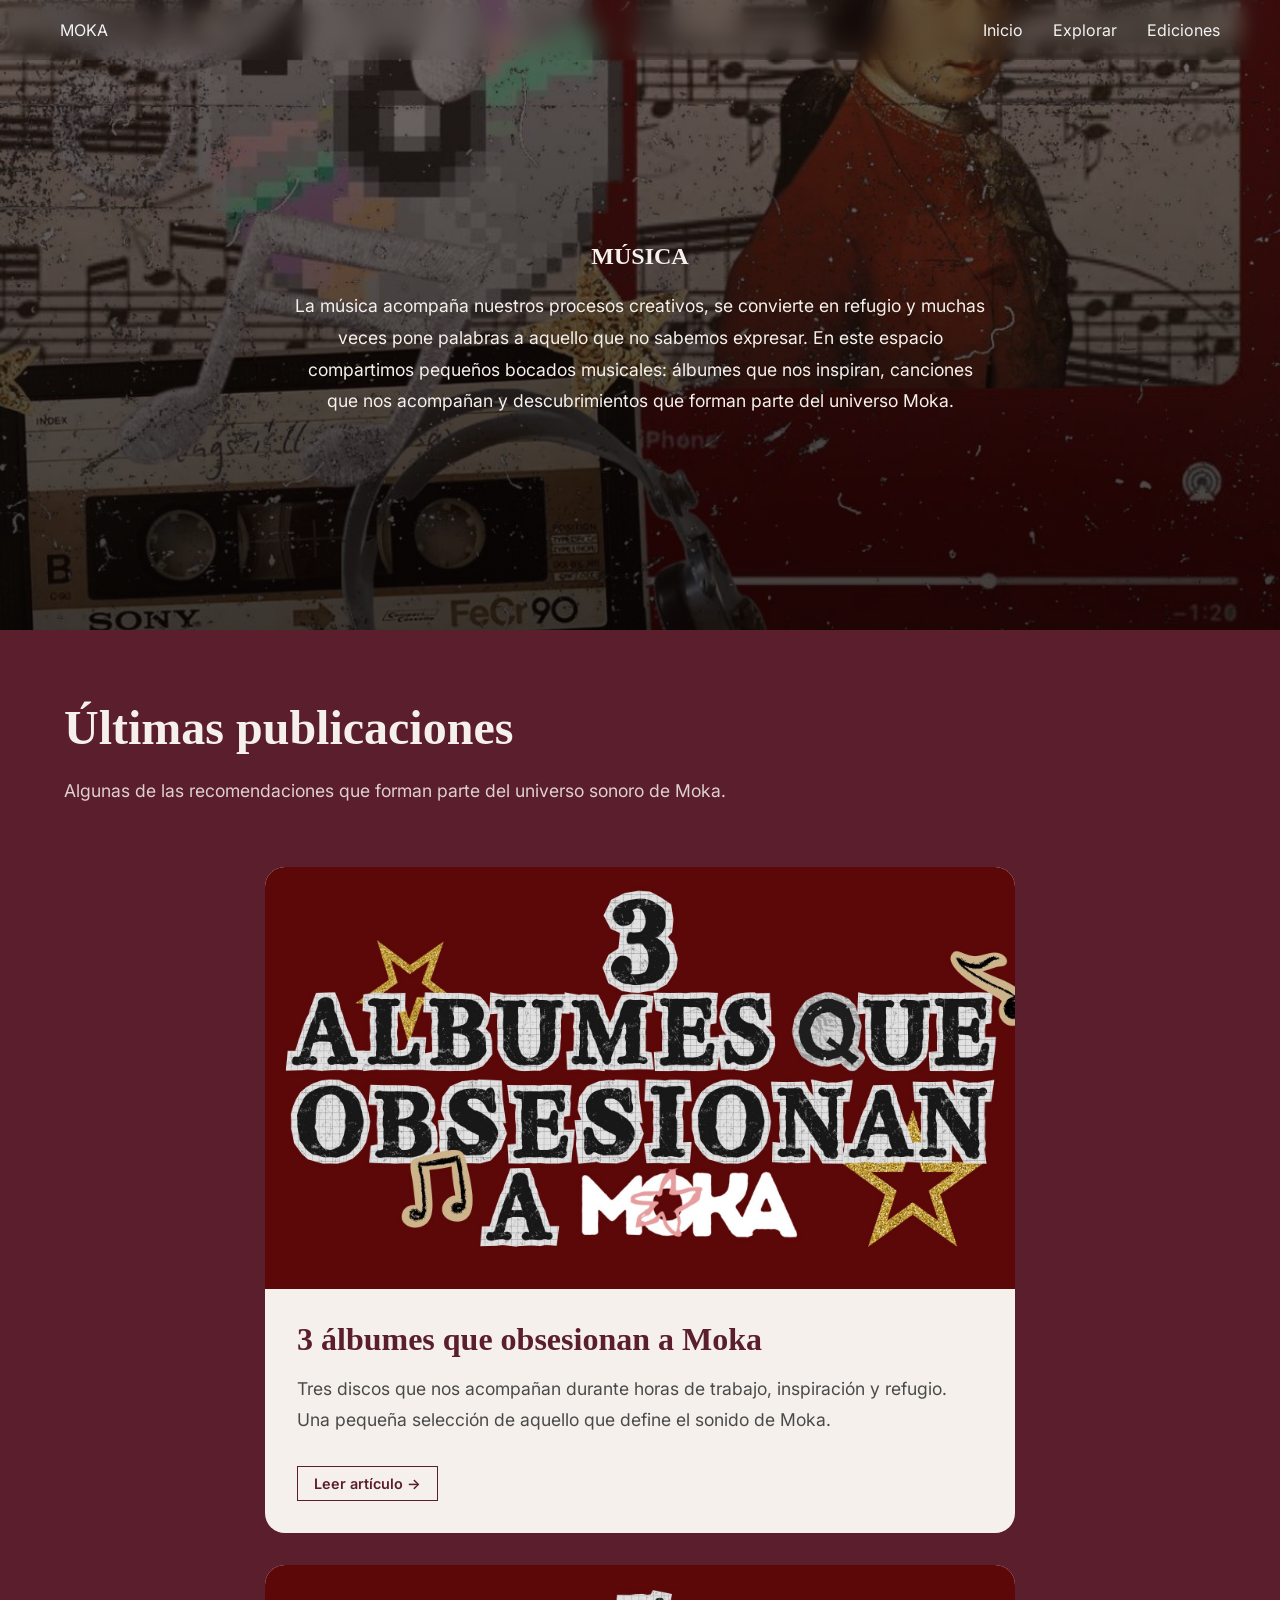
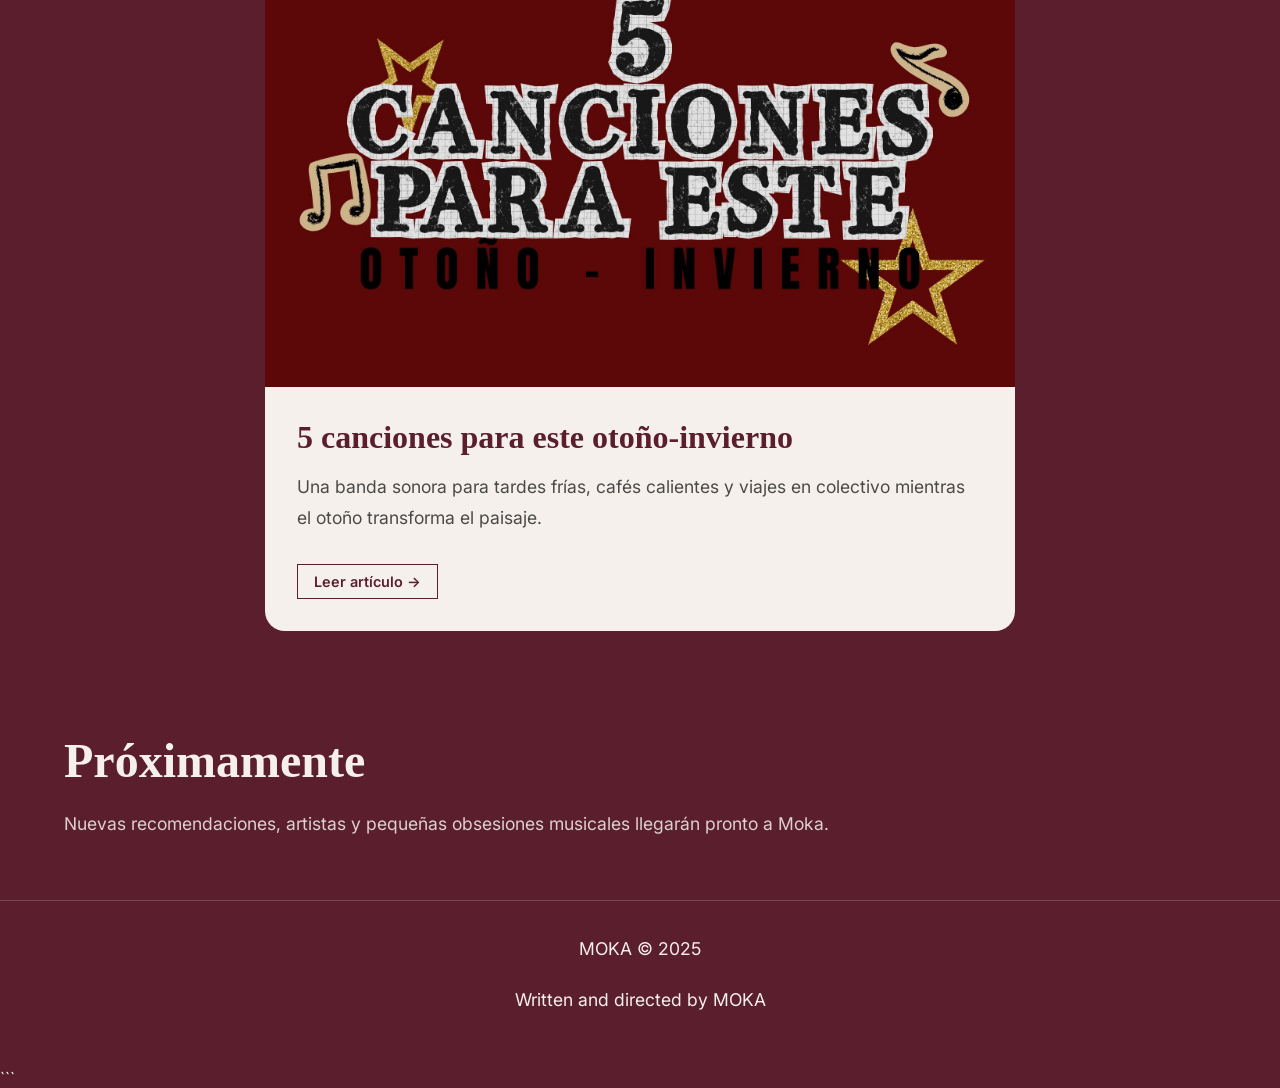
<file: musica.html>
<!DOCTYPE html>
<html lang="es">
<head>
    <meta charset="UTF-8">
    <meta name="viewport" content="width=device-width, initial-scale=1.0">
    <title>Musica | MOKA</title>

    <link rel="stylesheet" href="style.css">

    <link rel="preconnect" href="https://fonts.googleapis.com">
    <link rel="preconnect" href="https://fonts.gstatic.com" crossorigin>
    <link href="https://fonts.googleapis.com/css2?family=Cormorant+Garamond:wght@400;500;600;700&family=Inter:wght@300;400;500;600&display=swap" rel="stylesheet">
</head>

    <body class="musica-page">

    <!-- NAVBAR -->

    <nav class="navbar">

        <div class="logo">
            <a href="index.html">MOKA</a>
        </div>

        <ul class="nav-links">
            <li><a href="index.html">Inicio</a></li>
            <li><a href="explorar.html">Explorar</a></li>
            <li><a href="ediciones.html">Ediciones</a></li>
        </ul>

    </nav>


    <!-- HERO -->

    <section class="musica-hero">

        <div class="overlay"></div>

        <div class="hero-content">

            <h1>MÚSICA</h1>

            <p>
                La música acompaña nuestros procesos creativos,
                se convierte en refugio y muchas veces pone palabras
                a aquello que no sabemos expresar. En este espacio 
                compartimos pequeños bocados musicales: álbumes que nos 
                inspiran, canciones que nos acompañan y descubrimientos 
                que forman parte del universo Moka.
            </p>

        </div>

    </section>


     <!-- ARTÍCULOS DESTACADOS -->

<section class="container">

    <h2>Últimas publicaciones</h2>

    <p>
        Algunas de las recomendaciones que forman parte del
        universo sonoro de Moka.
    </p>

</section>


<section class="container tarjeta-articulo">

         <img src="img/musica/collage-albumes.jpg"
         alt="3 álbumes que obsesionan a Moka">

    <div class="artista-info">

        <h3>3 álbumes que obsesionan a Moka</h3>

        <p>
            Tres discos que nos acompañan durante horas de trabajo,
            inspiración y refugio. Una pequeña selección de aquello
            que define el sonido de Moka.
        </p>

        <a href="albumes-moka.html"
           class="artista-link">

            Leer artículo →

        </a>

    </div>

</section>


<section class="container tarjeta-articulo">

         <img src="img/musica/collage-canciones.jpg"
         alt="5 canciones para este otoño-invierno">

    <div class="artista-info">

        <h3>5 canciones para este otoño-invierno</h3>

        <p>
            Una banda sonora para tardes frías, cafés calientes
            y viajes en colectivo mientras el otoño transforma
            el paisaje.
        </p>

        <a href="canciones-otonio.html"
           class="artista-link">

            Leer artículo →

        </a>

    </div>

</section>

    


    <!-- FUTUROS ARTÍCULOS -->

    <section class="container">

        <h2>Próximamente</h2>

        <p>
            Nuevas recomendaciones, artistas y pequeñas obsesiones
            musicales llegarán pronto a Moka.
        </p>

    </section>


    <!-- FOOTER -->

    <footer>

        <p>
           MOKA © 2025
        </p>
        <p>Written and directed by MOKA</p>


    </footer>


    <script src="script.js"></script>

</body>
</html>
```
</file>
<file: style.css>
/* RESET */
html, body {
    overflow-x: hidden;
}
* {
    margin: 0;
    padding: 0;
    box-sizing: border-box;
}

/* BODY */
html{
    scroll-behavior: smooth;
}

body{
    font-family: 'Inter', sans-serif;
}

section {
    padding: 70px 0 40px;
}

/* LINKS */

a {
    text-decoration: none;
    color: inherit;
}

/* LISTAS */

ul {
    list-style: none;
}

/* TITULOS */
h1, h2, h3{
    font-family: 'Playfair Display', serif;
}

h2 {
    font-size: 3rem;
    margin-bottom: 20px;

    color: #591E29;
}
p {
    font-size: 1.1rem;

    line-height: 1.8;

    margin-bottom: 20px;
}
nav {
    width: 100%;

    display: flex;
    justify-content: space-between;
    align-items: center;

    padding: 18px 50px;

    position: fixed;

    background-color: rgba(26, 26, 26, 0.7);

    color: #F2F2F2;

    z-index: 1000;
}
.navbar{
    position: fixed;
    top: 0;
    width: 100%;
    padding: 20px 60px;
    display: flex;
    justify-content: space-between;
    align-items: center;

    background: transparent;

    transition: 0.3s ease;

    z-index: 1000;
}

nav.scrolled{
    background-color: rgba(26,26,26,0.95);
}

.nav-scroll{
    background-color: #2b1d16;
    box-shadow: 0 2px 10px rgba(0,0,0,0.3);
}

nav{
    backdrop-filter: blur(10px);
}

nav h1 {
    font-size: 1.8rem;
    letter-spacing: 3px;
}

nav ul {
    display: flex;
    gap: 30px;
}

nav a {
    transition: 0.3s;
}

nav a:hover {
    color: #F2A7AD;
}


.hero {
    height: 100vh;

    background-image: url("img/collage.png");

    background-size: cover;
    background-position: center;

    position: relative;

    display: flex;
    justify-content: center;
    align-items: center;
    animation: zoomHero 20s ease-in-out infinite alternate;
}
@keyframes zoomHero{

    from{
        background-size: 100%;
    }

    to{
        background-size: 110%;
    }

}

button:hover {
    background-color: #91464A;
}

/* Overlay oscuro */
.overlay{

    position: absolute;

    inset: 0;

    background: linear-gradient(
        to bottom,
        rgba(0,0,0,0.3),
        rgba(0,0,0,0.6)
    );

}
.hero-content {
    position: relative;
    
    animation: fadeHero 2s ease;
    
    z-index: 2;

    text-align: center;

    color: #F2F2F2;
}
@keyframes fadeHero{

    from{
        opacity: 0;
        transform: scale(0.95);
    }

    to{
        opacity: 1;
        transform: scale(1);
    }

}
.logo {
    width: 350px;
    animation: aparecerLogo 2s ease;
}
@keyframes aparecerLogo{

    from{
        opacity: 0;
        transform: translateY(-30px);
    }

    to{
        opacity: 1;
        transform: translateY(0);
    }

}
.hero-content h2 {
    color: #F2C4D0;

    font-size: 50px;

    margin-top: 20px;

    text-transform: uppercase;

font-weight: 300;

animation: fadeTexto 3s ease;
}
@keyframes fadeTexto{

    from{
        opacity: 0;
        letter-spacing: 15px;
    }

    to{
        opacity: 1;
        letter-spacing: 5px;
    }

}
.hero-content button {
    margin-top: 25px;

    padding: 15px 40px;

    border: none;

    background-color: #591E29;

    color: white;

    font-size: 18px;

    cursor: pointer;
}

/* Subtítulo */

.hero-content h2 {
    margin-top: 20px;

    letter-spacing: 5px;

    color: #F2A7AD;
}

/* Botón */

button{

    margin-top: 25px;

    padding: 14px 34px;

    border: 1px solid rgba(255,255,255,0.3);

    background: rgba(255,255,255,0.08);

    backdrop-filter: blur(10px);

    color: white;

    letter-spacing: 2px;

    text-transform: uppercase;

    cursor: pointer;

    transition: 0.4s ease;

}
button:hover{

    background-color: #591E29;

    transform: translateY(-3px);

    box-shadow: 0 10px 25px rgba(0,0,0,0.3);

}
.categoria{
    transition: 0.3s;
}

.categoria:hover{
    transform: translateY(-10px);
}

footer {
    background-color: #1A1A1A;

    color: white;

    text-align: center;

    padding: 20px;

    width: 100%;

    height: auto;
}

/* SOBRE */

.sobre {
    background-color: #F2F2F2;
}

.texto {
    max-width: 800px;
}

/* EDICION */

.edicion {
    background-color: #A6686E;
    color: white;
    position: relative;
    overflow: hidden;
}

.edicion-container {
    display: flex;
    align-items: center;
    gap: 50px;
}
.edicion::before{

    content: "";

    position: absolute;

    inset: 0;

    background: linear-gradient(
        to right,
        rgba(0,0,0,0.15),
        transparent
    );

}
.edicion-container img {
    width: 350px;

    border-radius: 15px;

    box-shadow: 0 15px 35px rgba(0,0,0,0.3);

    transition: 0.4s ease;
}
.edicion-container img:hover{

    transform: scale(1.03);

}
/* CATEGORIAS */

.categoria-grid {
    display: grid;
    grid-template-columns: repeat(4, 1fr);
    gap: 20px;
    margin-top: 50px;
}

.categoria {
    background-color: #591E29;
    color: white;
    padding: 40px;
    text-align: center;
}
@media (max-width: 768px){

    .edicion-container{
        flex-direction: column;
    }

    .categoria-grid{
        grid-template-columns: 1fr;
    }

    nav{
        flex-direction: column;
        gap: 20px;
    }

    h2{
        font-size: 2rem;
    }

}
.categoria{
    height: 300px;

    background-size: cover;

    background-position: center;

    position: relative;

    overflow: hidden;

    display: flex;

    align-items: end;

    padding: 30px;

    border-radius: 15px;
}
.cine{
    background-image: url("img/categorias/cine.jpg");
}

.literatura{
    background-image: url("img/categorias/literatura.jpg");
}

.fotografia{
    background-image: url("img/categorias/fotografia.jpg");
}

.musica{
    background-image: url("img/categorias/musica.jpg");
}
.categoria h3{
    position: relative;

    z-index: 2;

    font-size: 2rem;
}
.categoria::before{
    content: "";

    position: absolute;

    inset: 0;

    background: rgba(0,0,0,0.4);
}
/* ANIMACIONES */

.hidden{
    opacity: 0;

    transform: translateY(30px);

    transition: all 1s;
}

.show{
    opacity: 1;

    transform: translateY(0);
}
.contacto {
    text-align: center;
    height: auto; 
    padding-bottom: 40px;
}
.formulario{

    max-width: 600px;

    margin: 40px auto;

    display: flex;

    flex-direction: column;

    gap: 20px;

}

.formulario input,
.formulario textarea{

    padding: 15px;

    border: 1px solid #ccc;

    border-radius: 10px;

    font-family: 'Inter', sans-serif;

}

.formulario textarea{

    min-height: 150px;

    resize: vertical;

}
.artista-card{

    display: flex;

    align-items: center;

    gap: 30px;

    background-color: white;

    padding: 30px;

    border-radius: 20px;

    box-shadow: 0 10px 25px rgba(0,0,0,0.1);

    transition: 0.4s ease;

    margin-top: 40px;

}

.artista-card img{

    width: 280px;

    height: 280px;

object-fit: contain;
background-color: none;

    border-radius: 15px;

    flex-shrink: 0;

}
.artista-link{

    display: inline-block;

    margin-top: 10px;

    color: #591E29;

    font-weight: 600;

    transition: 0.3s;

}
.artista-link:hover{

    color: #A6686E;

    transform: translateX(5px);

}
.artistas-grid{

    display: grid;

    grid-template-columns: repeat(auto-fit, minmax(280px, 1fr));

    gap: 30px;

    margin-top: 40px;

}

.artista-card:hover{

    transform: translateY(-8px);

    box-shadow: 0 20px 40px rgba(0,0,0,0.15);

}
.artista-info h3{

    font-size: 2rem;

    margin-bottom: 15px;

}
.artista-info p{

    margin-bottom: 20px;

}
@media (max-width: 768px){

    .artista-card{

        flex-direction: column;

        text-align: center;

    }

    .artista-card img{

    width: 320px;

    height: 220px;

    object-fit: cover;

    border-radius: 15px;

}

}
.container {
    width: 90%;

    max-width: 1200px;

    margin: auto;
}
body{
    overflow-x: hidden;
}
footer {
    margin-bottom: 0;
}
nav{
    transition: 0.4s;
}
html{
    scroll-behavior: smooth;
}

    section{
    scroll-margin-top: 100px;

}
nav a{
    position: relative;
}
nav a::after{
    content: "";

    position: absolute;

    left: 0;
    bottom: -5px;

    width: 0%;
    height: 2px;

    background-color: #F2A7AD;

    transition: 0.3s;
}

nav a:hover::after{
    width: 100%;
}
/* HERO EXPLORAR */

.explorar-hero{

    height: 60vh;

    background-image: url("img/collage.png");

    background-size: cover;

    background-position: center;

    position: relative;

    display: flex;

    justify-content: center;

    align-items: center;

}

/* MANIFIESTO */

.manifiesto{

    text-align: center;

}

.manifiesto p{

    max-width: 850px;

    margin: auto;

    margin-bottom: 25px;

}

/* EDICIONES */

.ediciones-grid{

    display: grid;

    grid-template-columns: repeat(auto-fit, minmax(280px, 1fr));

    gap: 40px;

    margin-top: 50px;

}

.edicion-card{

    background-color: white;

    padding: 25px;

    border-radius: 20px;

    box-shadow: 0 10px 30px rgba(0,0,0,0.1);

    transition: 0.4s ease;

}

.edicion-card:hover{

    transform: translateY(-10px);

}

.edicion-card img{

    width: 100%;

    border-radius: 15px;

    margin-bottom: 20px;

}

.edicion-card a{

    display: inline-block;

    margin-top: 15px;

    color: #591E29;

    font-weight: 600;

    transition: 0.3s;

}

.edicion-card a:hover{

    color: #A6686E;

}
.edicion-card{

    overflow: hidden;

}
.edicion-card img{

    transition: 0.5s ease;

}
.edicion-card:hover img{

    transform: scale(1.05);

}
.edicion-card a{

    letter-spacing: 1px;

    text-transform: uppercase;

}
.manifiesto{

    background-color: #f8f4f4;

}
.ediciones-grid{

    display: flex;

    justify-content: center;

}
.edicion-card{

    max-width: 350px;

    width: 100%;

}
.edicion-card{

    padding: 20px;

}
.edicion-card img{

    height: 450px;

    object-fit: cover;

}
.hero-content p{

    max-width: 700px;

    margin: auto;

    margin-top: 20px;

    line-height: 1.8;

}
.hero-content{

    width: 100%;

    display: flex;

    flex-direction: column;

    align-items: center;

}
img{
    display: block;
}
.tabla-ediciones{

    width: 100%;

    margin-top: 40px;

    border-collapse: collapse;

}

.tabla-ediciones th,
.tabla-ediciones td{

    border: 1px solid #ccc;

    padding: 15px;

    text-align: left;

}

.tabla-ediciones th{

    background-color: #591E29;

    color: white;

}


.musica-hero {
    height: 70vh;

    background-image: url("img/categorias/musica.jpg");

    background-size: cover;

    background-position: center;

    position: relative;

    display: flex;

    justify-content: center;

    align-items: center;

    text-align: center;

    color: white;
}

.musica-page {
    background-color: #5B1E2D;
    color: #F5F0EB;
}
.musica-page .container h2 {
    color: #F5F0EB;
}

.musica-page .container p {
    color: rgba(245, 240, 235, 0.85);
}

.musica-page .container.hidden {
    color: #F5F0EB;
}
.musica-page .container.hidden {
    margin-top: 5rem;
}
.artista-card img {
    border: none;
}
.musica-page .artista-link {
    color: #5B1E2D;
    border: 1px solid #5B1E2D;
}
.musica-page .artista-link:hover {
    background-color: #5B1E2D;
    color: #F5F0EB;
}
.musica-page .artista-card {
    background-color: #F5F0EB;
    color: #2D2D2D;
}

.musica-page .artista-card h3 {
    color: #2D2D2D;
}

.musica-page .artista-card p {
    color: #4A4A4A;
}

.musica-page .artista-card img {
    border: none;
}
.musica-page .artista-card {
    max-width: 850px;
    margin: 2rem auto;
    padding: 1.2rem;
    display: flex;
    gap: 1.2rem;
    align-items: center;
}
.musica-page .artista-card img {
    width: 190px;
    height: 190px;
    object-fit: cover;
    border: none;
}
.musica-page .artista-card h3 {
    font-size: 1.1rem;
    margin-bottom: 0.5rem;
}

.musica-page .artista-card p {
    font-size: 0.95rem;
    line-height: 1.4;
}
.musica-page .artista-link {
    font-size: 0.9rem;
    padding: 0.5rem 1rem;
}
.articulo-hero {
    height: 60vh;
    display: flex;
    align-items: center;
    justify-content: center;
    position: relative;
    text-align: center;
}
.hero-content {
    position: relative;
    z-index: 2;
    color: #F5F0EB;
}
body.articulo-musica {
    background-color: #5B1E2D;
    color: #F5F0EB;
}
body.articulo-musica {
    background: linear-gradient(
        #5B1E2D,
        #4A1826
    );
    color: #F5F0EB;
}
.articulo-hero {
    height: 80vh;

    background-size: cover;
    background-position: center;

    display: flex;
    align-items: center;
    justify-content: center;

    text-align: center;

    position: relative;
}
.articulo-hero .overlay {
    position: absolute;
    inset: 0;

    background: rgba(0, 0, 0, 0.45);
}
.articulo-hero .hero-content {
    position: relative;
    z-index: 2;

    color: #F5F0EB;

    max-width: 700px;
    padding: 2rem;
}
.canciones-hero {
    background-image:
        linear-gradient(
            rgba(0,0,0,0.45),
            rgba(0,0,0,0.45)
        ),
        url("img/categorias/musica.jpg");

    background-size: cover;
    background-position: center;

    height: 80vh;

    display: flex;
    align-items: center;
    justify-content: center;

    position: relative;
}
.albumes-hero {
    background-image:
        linear-gradient(
            rgba(0,0,0,0.45),
            rgba(0,0,0,0.45)
        ),
        url("img/categorias/albumes.jpg");

    background-size: cover;
    background-position: center;

    height: 80vh;

    display: flex;
    align-items: center;
    justify-content: center;

    position: relative;
}
.articulo-musica .artista-card {
    background-color: #F5F0EB;
}

.articulo-musica .artista-card h3 {
    color: #5B1E2D;
}

.articulo-musica .artista-card p {
    color: #4A4A4A;
}

.articulo-musica .artista-info {
    color: #4A4A4A;
}
.albumes-hero .hero-content {
    color: #F5F0EB;
    position: relative;
    z-index: 2;
    text-align: center;
}
.albumes-hero span {
    color: #F5F0EB;
}
.albumes-hero {
    background-image:
        linear-gradient(
            rgba(0,0,0,0.45),
            rgba(0,0,0,0.45)
        ),
        url("img/categorias/musica.jpg");

    background-size: cover;
    background-position: center;
    height: 80vh;

    display: flex;
    align-items: center;
    justify-content: center;

    position: relative;
}

footer {
    background-color: #5B1E2D;
    color: #F5F0EB;

    border-top: 1px solid rgba(245, 240, 235, 0.2);

    text-align: center;
    padding: 2rem;
}
.tarjeta-articulo {
    background-color: #F5F0EB;

    border-radius: 20px;

    overflow: hidden;

    max-width: 750px;

    margin: 0 auto 2rem;

    padding: 0;
}

.tarjeta-articulo img {
    width: 100%;

    height: auto;

    display: block;
}

.tarjeta-articulo .artista-info {
    padding: 2rem;
}

.tarjeta-articulo h3 {
    color: #5B1E2D;
}

.tarjeta-articulo p {
    color: #4A4A4A;
}
.tarjeta-articulo .artista-info h3 {
    color: #5B1E2D;
}

.tarjeta-articulo .artista-info p {
    color: #4A4A4A;
}

.tarjeta-articulo .artista-link {
    color: #5B1E2D;
}

.tarjeta-articulo .artista-link:hover {
    color: #7A2C40;
}
</file>
